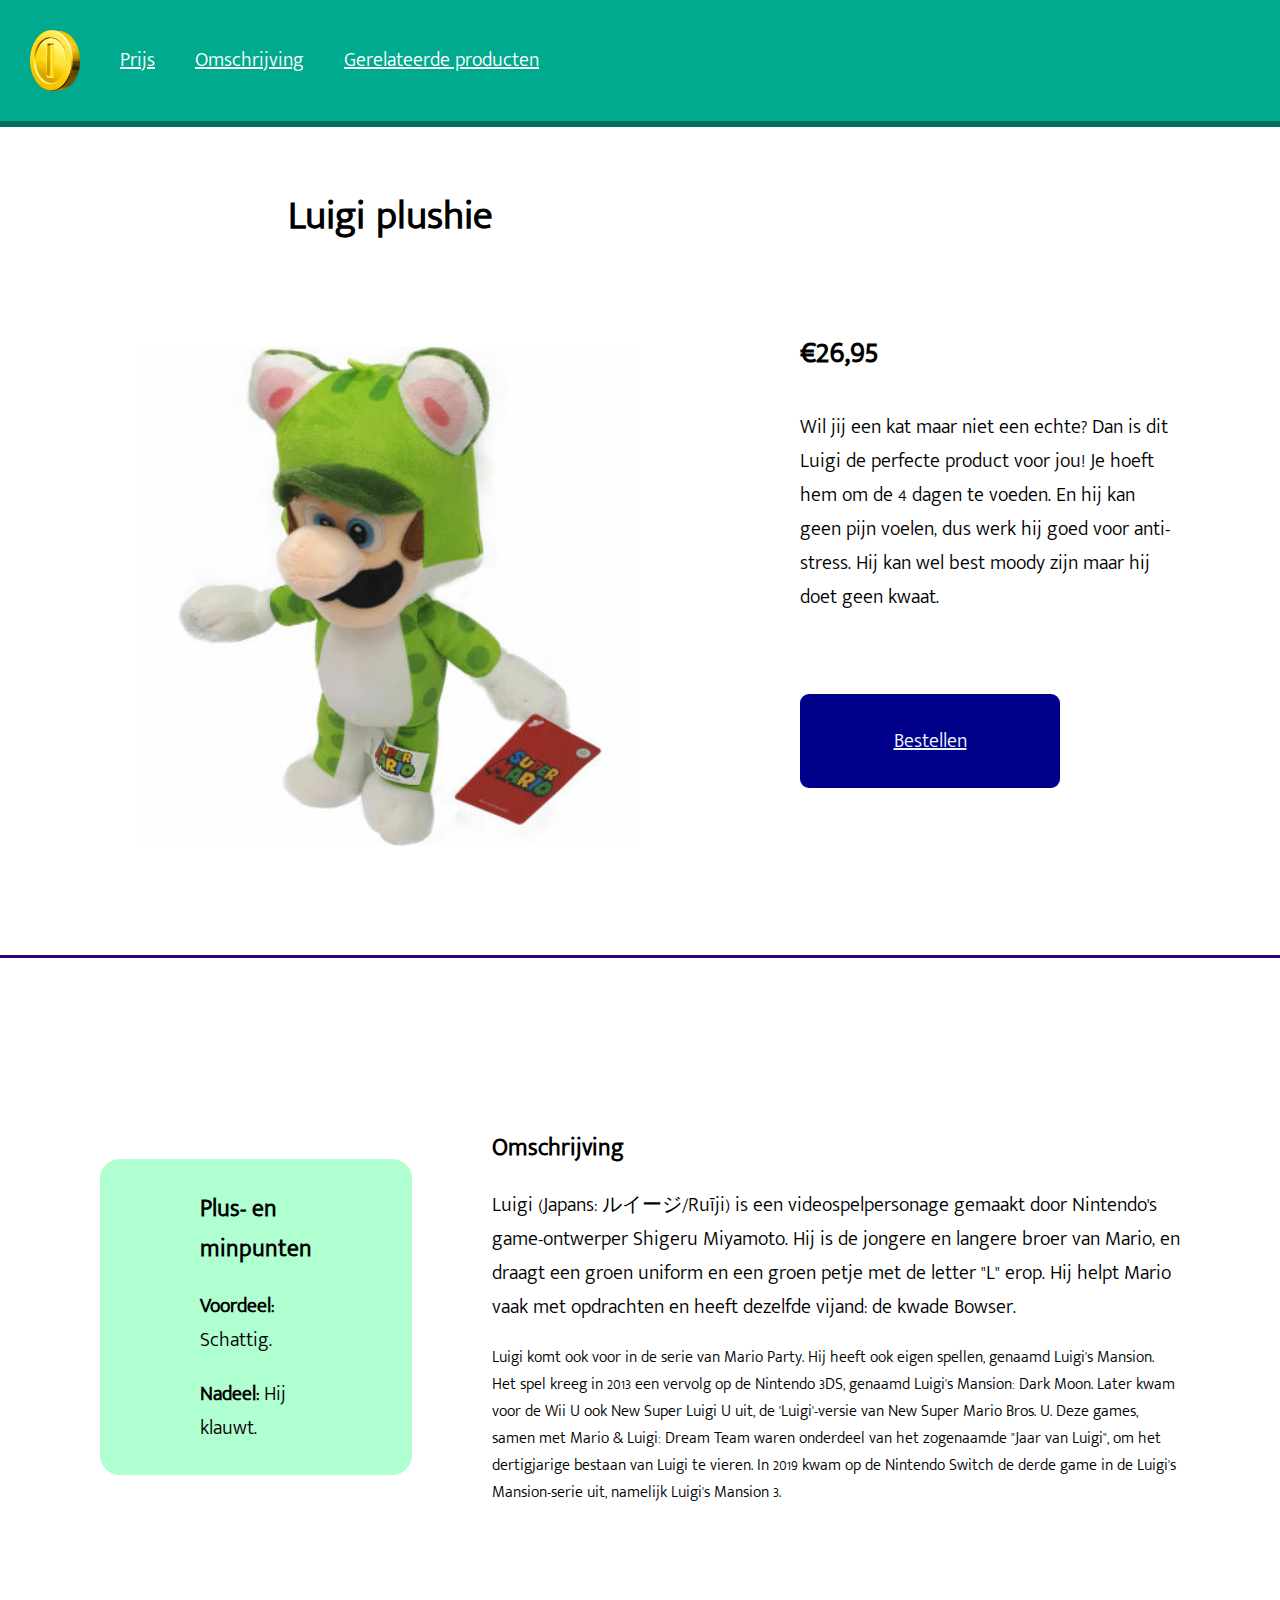
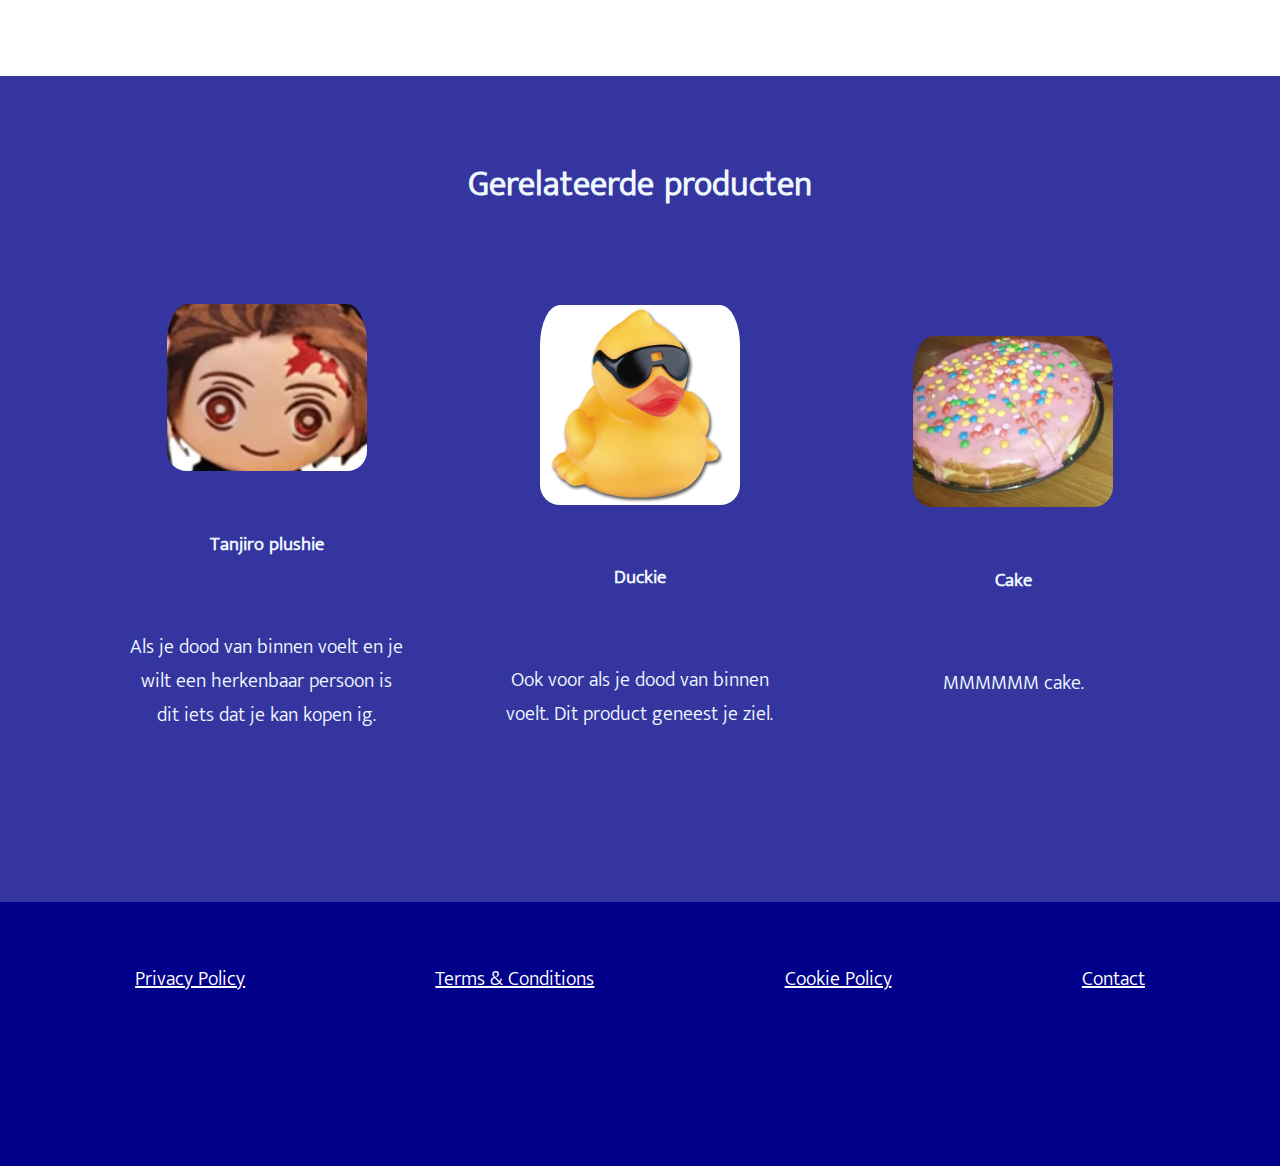
<file: index.html>
<!DOCTYPE html>
<html lang="en">

<head>
    <meta charset="UTF-8">
    <meta name="viewport" content="width=device-width, initial-scale=1.0">
    <title>frontend-tussenopdracht</title>
    <link rel="stylesheet" href="./style.css">
</head>

<body>
    <nav>
        <img src="./img/mario coin.png" id="logo">
        <a href="http://127.0.0.1:5500/index.html">Prijs</a>
        <a href="http://127.0.0.1:5500/index.html">Omschrijving</a>
        <a href="http://127.0.0.1:5500/index.html">Gerelateerde producten</a>
    </nav>

    <header>
        <div class="padding"></div>

        <div>
            <h1>Luigi plushie</h1>
            <img src="./img/furry luigi.jpg" id="luigi">
        </div>

        <div class="padding"></div>

        <div class="info">
            <div class="padding"></div>
            <h2>€26,95</h2>
            <p>Wil jij een kat maar niet een echte? Dan is dit Luigi de perfecte product voor jou! Je hoeft hem om de 4
                dagen te voeden. En hij kan geen pijn voelen, dus werk hij goed voor anti-stress. Hij kan
                wel best moody zijn maar hij doet geen kwaat.</p>

            <div class="padding"></div>

            <a href="http://127.0.0.1:5500/bestellen.html" id="bestellen">Bestellen</a>
        </div>

        <div class="padding"></div>
    </header>

    <div class="padding"></div>

    <main>
        <section class="uitleg">

            <div class="padding"></div>

            <div id="punten">
                <h2>Plus- en minpunten</h2>
                <p><b>Voordeel:</b> Schattig.</p>
                <p><b>Nadeel:</b> Hij klauwt.</p>
            </div>

            <div id="omschrijving">
                <h2>Omschrijving</h2>
                <p>Luigi (Japans: ルイージ/Ruīji) is een videospelpersonage gemaakt door Nintendo's game-ontwerper Shigeru
                    Miyamoto. Hij is de jongere en langere broer van Mario, en draagt een groen uniform en een groen
                    petje met de letter "L" erop. Hij helpt Mario vaak met opdrachten en heeft dezelfde vijand: de kwade
                    Bowser.

                <div></div>

                Luigi komt ook voor in de serie van Mario Party. Hij heeft ook eigen spellen, genaamd Luigi's
                Mansion. Het spel kreeg in 2013 een vervolg op de Nintendo 3DS, genaamd Luigi's Mansion: Dark Moon.
                Later kwam voor de Wii U ook New Super Luigi U uit, de 'Luigi'-versie van New Super Mario Bros. U.
                Deze games, samen met Mario & Luigi: Dream Team waren onderdeel van het zogenaamde "Jaar van Luigi",
                om het dertigjarige bestaan van Luigi te vieren. In 2019 kwam op de Nintendo Switch de derde game in
                de Luigi's Mansion-serie uit, namelijk Luigi's Mansion 3.</p>
            </div>

            <div class="padding"></div>
        </section>

        <section id="product">
            <div>
                <h2>Gerelateerde producten</h2>
            </div>

            <div class="producten">
                <div>
                    <div>
                        <img src="./img/my mood.png" class="product">
                    </div>

                    <div>
                        <h3>Tanjiro plushie</h3>
                        <p>Als je dood van binnen voelt en je wilt een herkenbaar persoon is dit iets dat je kan kopen
                            ig.</p>
                    </div>
                </div>

                <div>
                    <div>
                        <img src="./img/ducky.jpg" class="product">
                    </div>

                    <div>
                        <h3>Duckie</h3>
                        <p>Ook voor als je dood van binnen voelt. Dit product geneest je ziel.</p>
                    </div>
                </div>

                <div>
                    <div>
                        <img src="./img/cake.jpeg" class="product">
                    </div>

                    <div>
                        <h3>Cake</h3>
                        <p>MMMMMM cake.</p>
                    </div>
                </div>
            </div>
        </section>
    </main>

    <footer>
        <a href="http://127.0.0.1:5500/index.html">Privacy Policy</a>
        <a href="http://127.0.0.1:5500/index.html">Terms & Conditions</a>
        <a href="http://127.0.0.1:5500/index.html">Cookie Policy</a>
        <a href="http://127.0.0.1:5500/index.html">Contact</a>
    </footer>
</body>

</html>
</file>
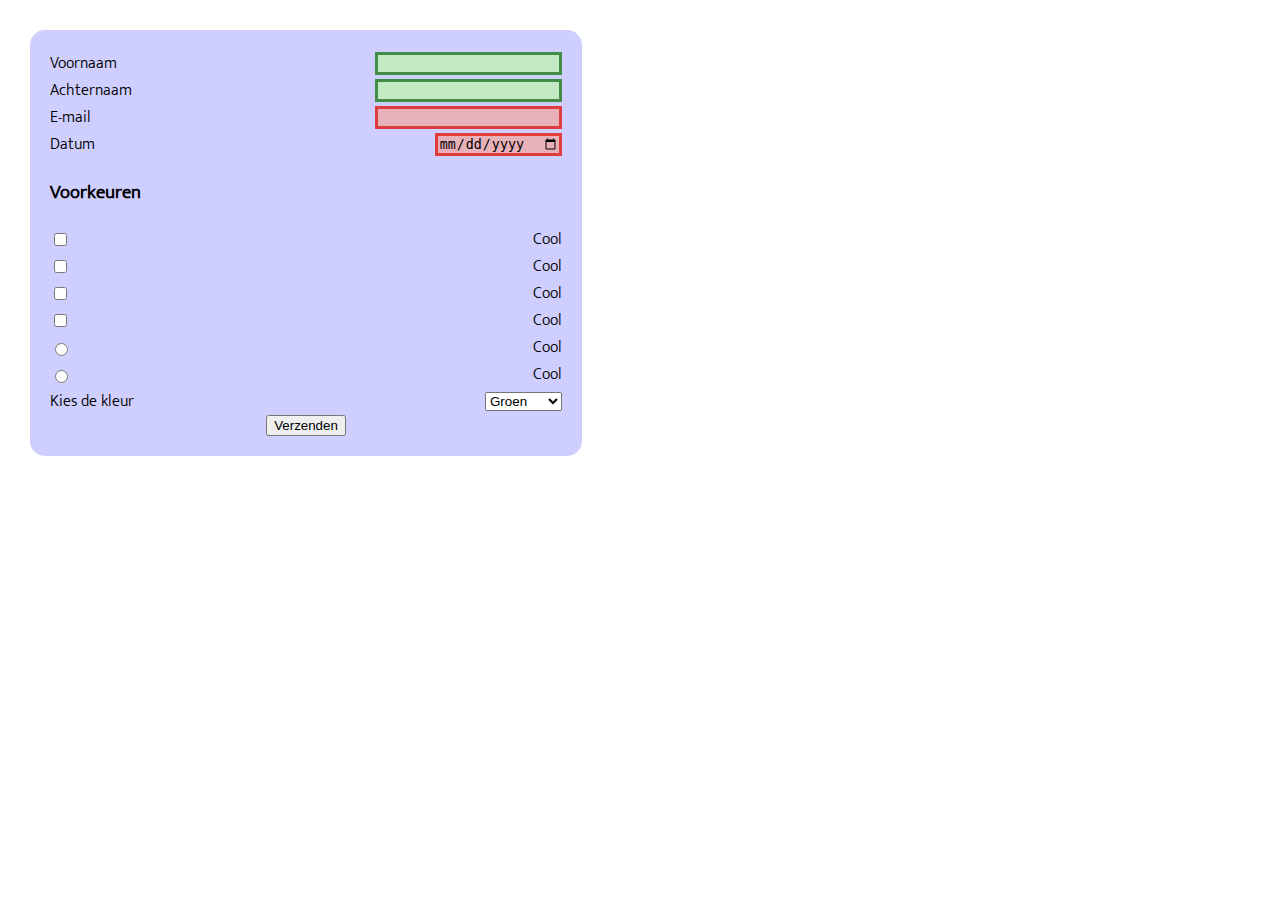
<file: bestellen.html>
<!DOCTYPE html>
<html lang="en">

<head>
    <meta charset="UTF-8">
    <meta name="viewport" content="width=device-width, initial-scale=1.0">
    <title>Bestellen</title>
    <link rel="stylesheet" href="./style.css">
</head>

<body>

    <section id="form">
        <form action="http://127.0.0.1:5500/index.html">

            <div class="textinput">
                <label for="firstname">Voornaam</label>
                <input type="text" name="firstname" id="firstname">
            </div>

            <div class="textinput">
                <label for="lastname">Achternaam</label>
                <input type="text" name="lastname" id="lastname">
            </div>

            <div class="textinput">
                <label for="email">E-mail</label>
                <input type="text" name="email" id="email" required>
            </div>

            <div class="textinput">
                <label for="date">Datum</label>
                <input type="date" name="date" id="date" required>
            </div>

            <div>
                <h3>Voorkeuren</h3>
            </div>

            <div class="textinput">
                <input type="checkbox" id="cool" name="cool">
                <label for="cool">Cool</label>
            </div>

            <div class="textinput">
                <input type="checkbox" id="cool" name="cool">
                <label for="cool">Cool</label>
            </div>

            <div class="textinput">
                <input type="checkbox" id="cool" name="cool">
                <label for="cool">Cool</label>
            </div>

            <div class="textinput">
                <input type="checkbox" id="cool" name="cool">
                <label for="cool">Cool</label>
            </div>

            <div class="textinput">
                <input type="radio" id="cool" name="cool">
                <label for="cool">Cool</label>
            </div>

            <div class="textinput">
                <input type="radio" id="cool" name="cool">
                <label for="cool">Cool</label>
            </div>

            <div class="textinput">
                <label for="kleur">Kies de kleur</label>
                <select id="kleur" name="kleur">
                    <option value="">Groen</option>
                    <option value="saab">Blauw</option>
                    <option value="fiat">Rood</option>
                    <option value="audi">Geel</option>
                    <option value="volvo">Pink gold</option>
                </select>
            </div>
            
            <div class="button">
                <button type="submit">Verzenden</button>
            </div>
        </form>
    </section>

</body>

</html>
</file>
<file: style.css>
@font-face {
    font-family: muktaMalar;
    src: url(./Mukta_Malar/MuktaMalar-Light.ttf);
}

@media (400px <=width <=1000px) {}

nav {
    display: flex;
    flex-direction: row;
}

@media (orientation: portrait) {
    .nav {
        flex-direction: column;
    }

    #form {
        flex-direction: column;
    }

}

body {
    font-family: muktaMalar;
    margin: 0px;
    box-sizing: border-box;
}

p {
    font-size: 20px;
}

nav {
    border-bottom-style: solid;
    border-bottom-color: rgb(0, 112, 94);
    border-bottom-width: 6px;
    background-color: rgb(0, 170, 142);
    padding: 10px 10px 10px 10px;
    display: flex;
}

nav a {
    justify-content: center;
    align-items: center;
    display: flex;
}

#logo {
    padding: 20px;
    width: 50px;
}

a {
    color: rgb(255, 255, 255);
    padding: 20px;
    font-size: 20px;
}

a:hover {
    color: orange;
}

header {
    display: flex;
    justify-content: center;
}

h1 {
    font-size: 40px;
    padding: 30px 50px 30px 30px;
    display: flex;
    justify-content: center;
}

header h2 {
    font-size: 35px;
    font-weight: bolder;
}

#luigi {
    padding: 40px 60px 40px 40px;
    width: 500px;
}

.info {
    align-items: center;
    align-content: center;
}

.padding {
    padding: 30px 100px 30px 0px;
}

#bestellen {
    padding: 30px;
    width: 200px;
    background-color: darkblue;
    text-align: center;
    color: aliceblue;
    justify-content: center;
    display: flex;
    align-items: center;
    border-radius: 9px;
}

#bestellen:hover {
    color: orange;
    background-color: rgb(0, 0, 226);
}

.uitleg {
    border-top-style: solid;
    border-top-color: rgb(52, 0, 119);
    border-top-style: 5px;
    display: flex;
    padding: 100px 0px;
    align-items: center;
    justify-content: space-around;
}

#omschrijving {
    padding: 50px 0px 50px 80px;
}

#punten {
    background-color: rgb(176, 255, 209);
    padding: 10px 100px 10px 100px;
    border-radius: 20px;
    text-align: left;
}

#form {
    width: 40%;
    background-color: rgb(206, 206, 255);
    padding: 20px;
    margin: 30px;
    border-radius: 15px;
}

.textinput {
    display: flex;
    align-items: center;
    justify-content: space-between;
}

.button {
    display: flex;
    align-items: center;
    justify-content: space-around;
}

input:invalid {
    border: 3px solid rgb(223, 61, 61);
    background-color:rgb(232, 177, 186);
}

input:valid {
    border: 3px solid rgb(68, 141, 68);
    background-color:rgb(195, 234, 195);
}

#product {
    color: aliceblue;
    background-color: rgb(53, 53, 160);
    padding: 50px 0px 20px 0px;
    text-align: center;
}

#product h2 {
    font-size: 35px;
}

#product img {
    border-radius: 50px;
}

.producten {
    display: flex;
    padding: 40px 40px 40px 40px;
    margin: 40px;
    justify-content: space-around;
    align-items: center;
}

.producten div {
    flex-basis: 0;
    flex-grow: 1;
    flex-shrink: 1;
    width: 100%;
}

.producten p {
    padding: 50px 50px 50px 50px;
}

.product {
    width: 200px;
    padding: 10px 30px 30px 30px;
}

footer {
    background-color: darkblue;
    color: aliceblue;
    padding: 40px 40px 150px 40px;
    justify-content: space-around;
    display: flex;
}

footer a {
    justify-content: space-around;
}
</file>
